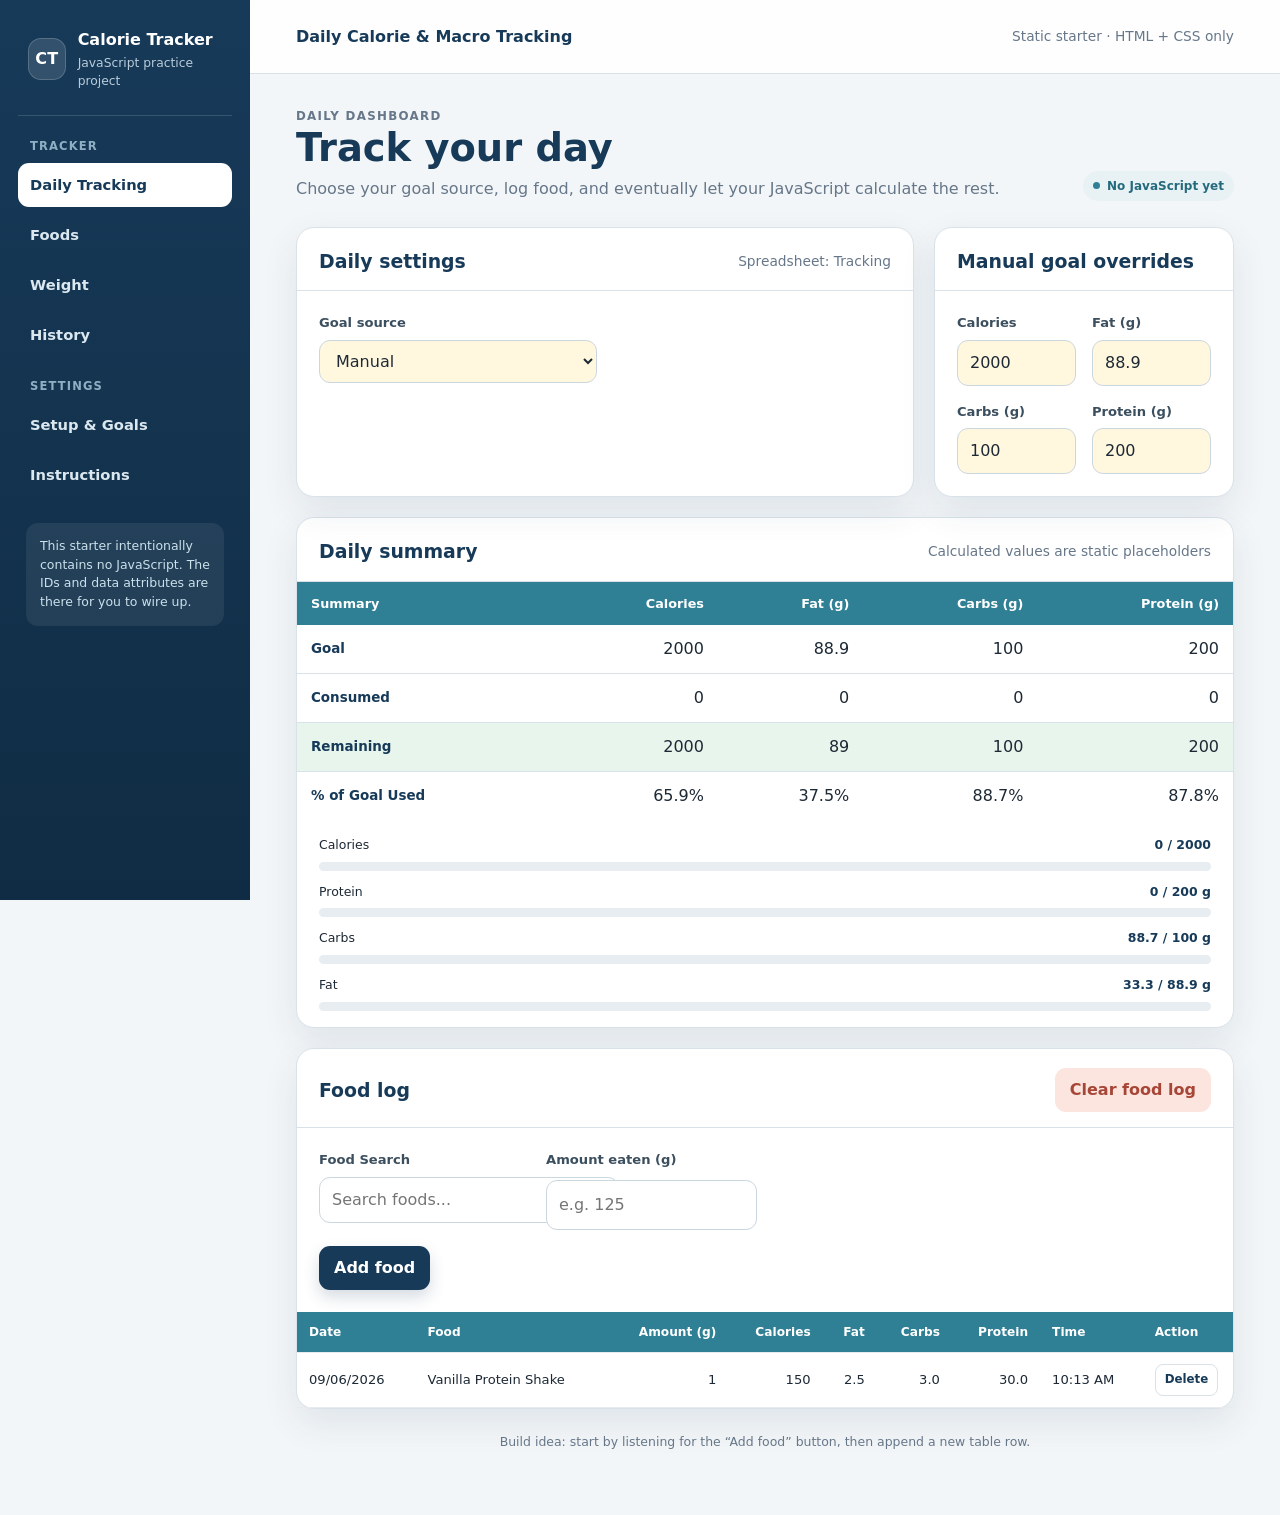
<file: index.html>
<!doctype html>
<html lang="en">
  <head>
    <meta charset="utf-8" />
    <meta name="viewport" content="width=device-width, initial-scale=1" />
    <title>Daily Tracker | Calorie Tracker</title>
    <link rel="stylesheet" href="/css/styles.css" />
  </head>
  <body data-page="tracking">
    <div class="app-shell">
      <aside class="sidebar">
        <div class="brand">
          <div class="brand-mark">CT</div>
          <div>
            <strong>Calorie Tracker</strong
            ><span>JavaScript practice project</span>
          </div>
        </div>
        <div class="nav-label">Tracker</div>
        <nav class="nav-list" aria-label="Primary navigation">
          <a class="nav-link active" href="index.html">Daily Tracking</a>
          <a class="nav-link" href="/pages/foods.html">Foods</a>
          <a class="nav-link" href="/pages/weight.html">Weight</a>
          <a class="nav-link" href="/pages/history.html">History</a>
        </nav>
        <div class="nav-label">Settings</div>
        <nav class="nav-list">
          <a class="nav-link" href="/pages/setup.html">Setup & Goals</a>
          <a class="nav-link" href="/pages/instructions.html">Instructions</a>
        </nav>
        <div class="sidebar-note">
          This starter intentionally contains no JavaScript. The IDs and data
          attributes are there for you to wire up.
        </div>
      </aside>

      <main class="main">
        <header class="topbar">
          <div class="topbar-title">Daily Calorie & Macro Tracking</div>
          <div class="topbar-meta">Static starter · HTML + CSS only</div>
        </header>
        <div class="page">
          <div class="page-heading">
            <div>
              <p class="eyebrow">Daily dashboard</p>
              <h1>Track your day</h1>
              <p>
                Choose your goal source, log food, and eventually let your
                JavaScript calculate the rest.
              </p>
            </div>
            <span class="status-pill"
              ><span class="status-dot"></span>No JavaScript yet</span
            >
          </div>

          <section class="grid grid-sidebar">
            <div class="card">
              <div class="card-header">
                <h2>Daily settings</h2>
                <span class="section-note">Spreadsheet: Tracking</span>
              </div>
              <div class="card-body">
                <div class="form-grid">
                  <!-- <div class="field">
                    <label for="selected-date">Selected date</label
                    ><input
                      id="selected-date"
                      class="input-warm"
                      type="date"
                      value="2026-09-06"
                    />
                  </div> -->
                  <div class="field">
                    <label for="goal-source">Goal source</label
                    ><select id="goal-source" class="input-warm">
                      <option>Manual</option>
                      <option>Calculator</option>
                    </select>
                  </div>
                </div>
              </div>
            </div>

            <div class="card" id="manual-goal-overrides">
              <div class="card-header"><h2>Manual goal overrides</h2></div>
              <div class="card-body">
                <div class="form-grid">
                  <div class="field">
                    <label for="manual-calories">Calories</label
                    ><input
                      id="manual-calories"
                      class="input-warm"
                      type="number"
                      value="2000"
                    />
                  </div>
                  <div class="field">
                    <label for="manual-fat">Fat (g)</label
                    ><input
                      id="manual-fat"
                      class="input-warm"
                      type="number"
                      step="0.1"
                      value="88.9"
                    />
                  </div>
                  <div class="field">
                    <label for="manual-carbs">Carbs (g)</label
                    ><input
                      id="manual-carbs"
                      class="input-warm"
                      type="number"
                      step="0.1"
                      value="100"
                    />
                  </div>
                  <div class="field">
                    <label for="manual-protein">Protein (g)</label
                    ><input
                      id="manual-protein"
                      class="input-warm"
                      type="number"
                      step="0.1"
                      value="200"
                    />
                  </div>
                </div>
              </div>
            </div>
          </section>

          <section class="card" style="margin-top: 20px">
            <div class="card-header">
              <h2>Daily summary</h2>
              <span class="section-note"
                >Calculated values are static placeholders</span
              >
            </div>
            <div class="table-wrap">
              <table class="summary-table" id="daily-summary-table">
                <thead>
                  <tr>
                    <th>Summary</th>
                    <th>Calories</th>
                    <th>Fat (g)</th>
                    <th>Carbs (g)</th>
                    <th>Protein (g)</th>
                  </tr>
                </thead>
                <tbody>
                  <tr data-summary-row="goal">
                    <th>Goal</th>
                    <td id="goal-calories"></td>
                    <td id="goal-fat">88.9</td>
                    <td id="goal-carbs">100</td>
                    <td id="goal-protein">200</td>
                  </tr>
                  <tr data-summary-row="consumed">
                    <th>Consumed</th>
                    <td id="consumed-calories">0</td>
                    <td id="consumed-fat">0</td>
                    <td id="consumed-carbs">0</td>
                    <td id="consumed-protein">0</td>
                  </tr>
                  <tr class="remaining" data-summary-row="remaining">
                    <th>Remaining</th>
                    <td id="remaining-calories">0</td>
                    <td id="remaining-fat">55.6</td>
                    <td id="remaining-carbs">11.3</td>
                    <td id="remaining-protein">24.5</td>
                  </tr>
                  <tr data-summary-row="percent">
                    <th>% of Goal Used</th>
                    <td id="percent-consumed-calories">65.9%</td>
                    <td id="percent-consumed-fat">37.5%</td>
                    <td id="percent-consumed-carbs">88.7%</td>
                    <td id="percent-consumed-protein">87.8%</td>
                  </tr>
                </tbody>
              </table>
            </div>
            <div class="card-body compact">
              <div class="progress-stack">
                <div class="progress-item">
                  <div class="progress-meta">
                    <span>Calories</span
                    ><strong id="calorie-progress-label">0 / 2000</strong>
                  </div>
                  <div class="progress-track">
                    <div
                      id="calorie-progress"
                      class="progress-fill"
                      style="--progress: 0%"
                    ></div>
                  </div>
                </div>
                <div class="progress-item">
                  <div class="progress-meta">
                    <span>Protein</span
                    ><strong id="protein-progress-label">0 / 200 g</strong>
                  </div>
                  <div class="progress-track"">
                    <div
                      id="protein-progress"
                      class="progress-fill"
                      style="--progress: 0%"
                    ></div>
                  </div>
                </div>
                <div class="progress-item">
                  <div class="progress-meta">
                    <span>Carbs</span
                    ><strong id="carb-progress-label">88.7 / 100 g</strong>
                  </div>
                  <div class="progress-track">
                    <div
                      id="carb-progress"
                      class="progress-fill"
                      style="--progress: 0%"
                    ></div>
                  </div>
                </div>
                <div class="progress-item">
                  <div class="progress-meta">
                    <span>Fat</span
                    ><strong id="fat-progress-label">33.3 / 88.9 g</strong>
                  </div>
                  <div class="progress-track">
                    <div
                      id="fat-progress"
                      class="progress-fill"
                      style="--progress: 0%"
                    ></div>
                  </div>
                </div>
              </div>
            </div>
          </section>

          <section class="card" style="margin-top: 20px">
            <div class="card-header">
              <div>
                <h2>Food log</h2>
                <!-- <div class="section-note">
                  Pick a food and enter grams eaten. Your JS can scale nutrition
                  from the Foods database.
                </div> -->
              </div>
              <button id="clear-food-log" type="button" class="btn btn-danger">
                Clear food log
              </button>
            </div>
            <div class="card-body">
              <form id="food-log-form" class="form-grid cols-4">
                <div class="field">
                  <label for="food-search">Food Search</label>
                  <input
                    type="text"
                    id="food-search"
                    placeholder="Search foods..."
                    autocomplete="off"
                  />
                  <div id="food-suggestions"></div>
                </div>
                <div class="field">
                  <label for="amount-eaten">Amount eaten (g)</label
                  ><input
                    id="amount-eaten"
                    type="number"
                    min="0"
                    step="0.1"
                    placeholder="e.g. 125"
                  />
                </div>

                <div class="form-span-full button-row">
                  <button
                    id="add-food-entry"
                    class="btn btn-primary"
                    type="button"
                  >
                    Add food
                  </button>
                </div>
              </form>
            </div>
            <div class="table-wrap">
              <table class="data-table" id="food-log-table">
                <thead>
                  <tr>
                    <th>Date</th>
                    <th>Food</th>
                    <!-- <th>Brand</th> -->
                    <th class="number">Amount (g)</th>
                    <th class="number">Calories</th>
                    <th class="number">Fat</th>
                    <th class="number">Carbs</th>
                    <th class="number">Protein</th>
                    <th>Time</th>
                    <th>Action</th>
                  </tr>
                </thead>
                <tbody id="food-log-body">
                  <tr>
                    <td>09/06/2026</td>
                    <td>Vanilla Protein Shake</td>
                    <!-- <td>Fairlife</td> -->
                    <td class="number">1</td>
                    <td class="number">150</td>
                    <td class="number">2.5</td>
                    <td class="number">3.0</td>
                    <td class="number">30.0</td>
                    <td>10:13 AM</td>
                    <td>
                      <button
                        class="icon-btn"
                        type="button"
                        data-action="delete-row"
                      >
                        Delete
                      </button>
                    </td>
                  </tr>
                </tbody>
              </table>
            </div>
          </section>
          <div class="footer-note">
            Build idea: start by listening for the “Add food” button, then
            append a new table row.
          </div>
        </div>
      </main>
    </div>
    <script src="js/app.js" defer></script>
  </body>
</html>
</file>
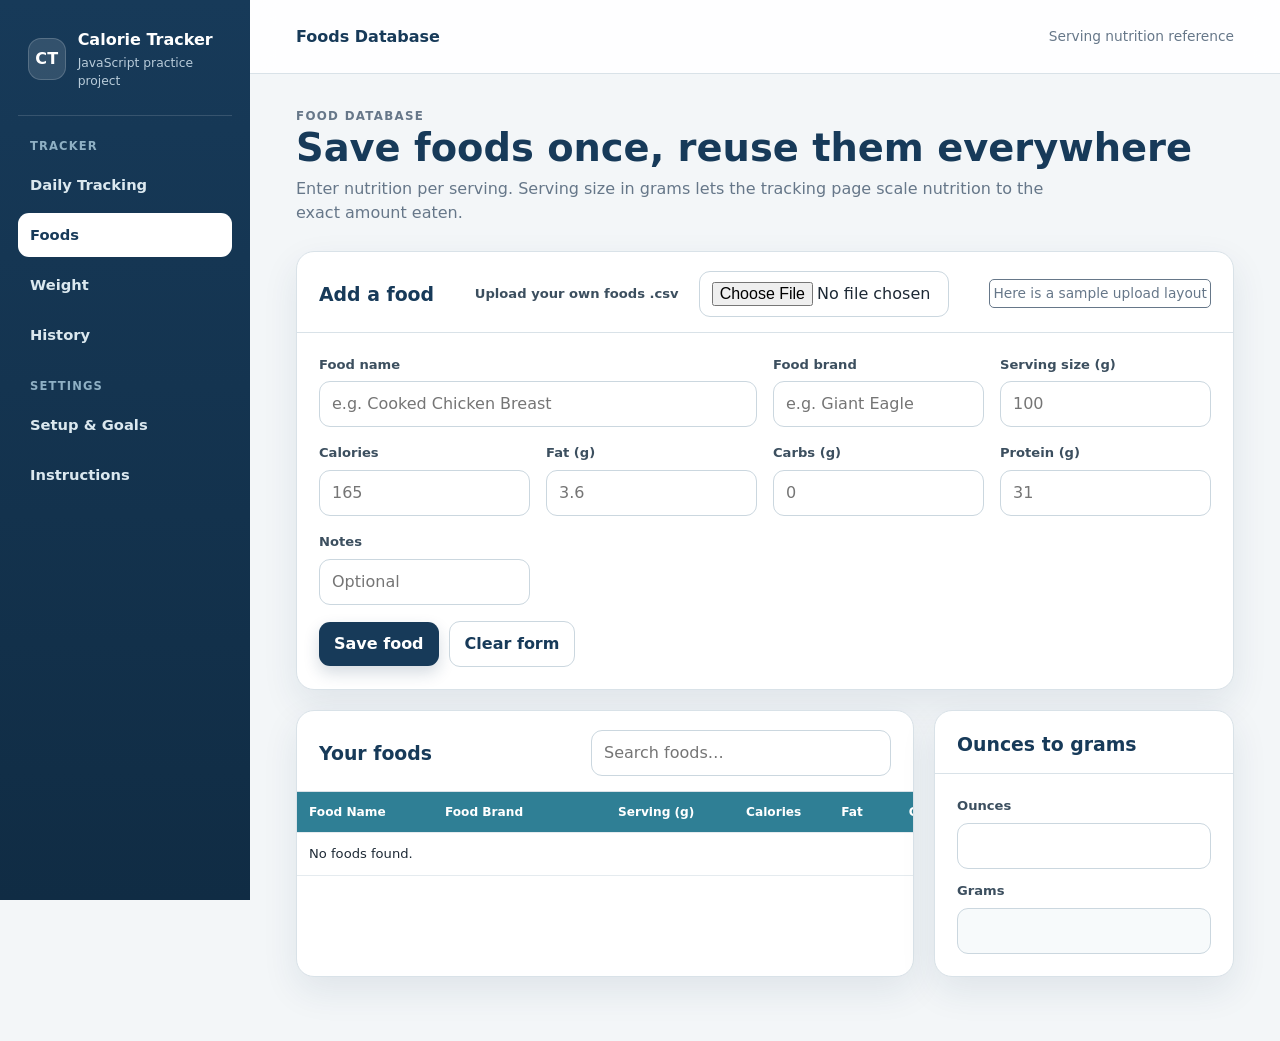
<file: pages/foods.html>
<!doctype html>
<html lang="en">
  <head>
    <meta charset="utf-8" />
    <meta name="viewport" content="width=device-width, initial-scale=1" />
    <title>Foods | Calorie Tracker</title>
    <link rel="stylesheet" href="/css/styles.css" />
  </head>
  <body data-page="foods">
    <div class="app-shell">
      <aside class="sidebar">
        <div class="brand">
          <div class="brand-mark">CT</div>
          <div>
            <strong>Calorie Tracker</strong
            ><span>JavaScript practice project</span>
          </div>
        </div>
        <div class="nav-label">Tracker</div>
        <nav class="nav-list">
          <a class="nav-link" href="/index.html">Daily Tracking</a
          ><a class="nav-link active" href="/pages/foods.html">Foods</a
          ><a class="nav-link" href="/pages/weight.html">Weight</a
          ><a class="nav-link" href="/pages/history.html">History</a>
        </nav>
        <div class="nav-label">Settings</div>
        <nav class="nav-list">
          <a class="nav-link" href="/pages/setup.html">Setup & Goals</a
          ><a class="nav-link" href="/pages/instructions.html">Instructions</a>
        </nav>
      </aside>
      <main class="main">
        <header class="topbar">
          <div class="topbar-title">Foods Database</div>
          <div class="topbar-meta">Serving nutrition reference</div>
        </header>
        <div class="page">
          <div class="page-heading">
            <div>
              <p class="eyebrow">Food database</p>
              <h1>Save foods once, reuse them everywhere</h1>
              <p>
                Enter nutrition per serving. Serving size in grams lets the
                tracking page scale nutrition to the exact amount eaten.
              </p>
            </div>
          </div>

          <section class="card">
            <div class="card-header">
              <h2>Add a food</h2>
              <div class="upload-group">
                <label for="upload-foods-input"
                  >Upload your own foods .csv</label
                >

                <input
                  type="file"
                  id="upload-foods-input"
                  name="upload-foods-input"
                  accept=".csv"
                />
              </div>
              <span class="upload-section-note"
                ><a href="#csv-layout-modal"
                  >Here is a sample upload layout</a
                ></span
              >
            </div>
            <div class="card-body">
              <form id="food-database-form" class="form-grid cols-4">
                <div class="field form-span-2">
                  <label for="food-name">Food name</label
                  ><input
                    id="food-name"
                    type="text"
                    placeholder="e.g. Cooked Chicken Breast"
                    required
                  />
                </div>
                <div class="field">
                  <label for="food-brand">Food brand</label
                  ><input
                    id="food-brand"
                    type="text"
                    placeholder="e.g. Giant Eagle"
                  />
                </div>
                <div class="field">
                  <label for="serving-size">Serving size (g)</label
                  ><input
                    id="serving-size"
                    type="number"
                    min="0"
                    step="0.1"
                    placeholder="100"
                    required
                  />
                </div>
                <div class="field">
                  <label for="food-calories">Calories</label
                  ><input
                    id="food-calories"
                    type="number"
                    min="0"
                    step="0.1"
                    placeholder="165"
                    required
                  />
                </div>
                <div class="field">
                  <label for="food-fat">Fat (g)</label
                  ><input
                    id="food-fat"
                    type="number"
                    min="0"
                    step="0.1"
                    placeholder="3.6"
                    required
                  />
                </div>
                <div class="field">
                  <label for="food-carbs">Carbs (g)</label
                  ><input
                    id="food-carbs"
                    type="number"
                    min="0"
                    step="0.1"
                    placeholder="0"
                    required
                  />
                </div>
                <div class="field">
                  <label for="food-protein">Protein (g)</label
                  ><input
                    id="food-protein"
                    type="number"
                    min="0"
                    step="0.1"
                    placeholder="31"
                    required
                  />
                </div>
                <div class="field">
                  <label for="food-notes">Notes</label
                  ><input id="food-notes" type="text" placeholder="Optional" />
                </div>
                <div class="form-span-full button-row">
                  <button id="save-food" type="button" class="btn btn-primary">
                    Save food</button
                  ><button
                    id="clear-food-form"
                    type="button"
                    class="btn btn-outline"
                  >
                    Clear form
                  </button>
                </div>
              </form>
            </div>
          </section>

          <section class="grid grid-sidebar" style="margin-top: 20px">
            <div class="card">
              <div class="card-header">
                <h2>Your foods</h2>

                <div class="foods-toolbar">
                  <div class="search-group">
                    <input
                      id="food-search"
                      type="search"
                      placeholder="Search foods…"
                      aria-label="Search foods"
                    />
                  </div>
                </div>
              </div>
              <div class="table-wrap">
                <table class="data-table" id="foods-table">
                  <thead>
                    <tr id="headers-row">
                      <th id="name">Food Name</th>
                      <th id="brand">Food Brand</th>
                      <th class="number" id="servingSize">Serving (g)</th>
                      <th class="number" id="calories">Calories</th>
                      <th class="number" id="fat">Fat</th>
                      <th class="number" id="carbs">Carbs</th>
                      <th class="number" id="protein">Protein</th>
                      <th>Notes</th>
                      <th>Actions</th>
                    </tr>
                  </thead>
                  <tbody id="foods-table-body"></tbody>
                </table>
              </div>
            </div>

            <div class="grid" style="align-content: start">
              <div class="card" style="width: 300px">
                <div class="card-header"><h2>Ounces to grams</h2></div>
                <div class="card-body">
                  <div class="field">
                    <label for="ounces">Ounces</label
                    ><input id="ounces" type="number" step="0.1" value="" />
                  </div>
                  <div class="field" style="margin-top: 12px">
                    <label for="grams-result">Grams</label
                    ><input
                      id="grams-result"
                      class="input-cool"
                      type="number"
                      value=""
                      readonly
                    />
                  </div>
                </div>
              </div>
              <!-- <div class="callout">
                <strong>JavaScript challenge:</strong> 1 ounce = 28.3495 grams.
                Update the grams field as the user types.
              </div> -->
            </div>
          </section>
        </div>
      </main>
    </div>
    <div id="csv-layout-modal" class="modal">
      <div class="modal-content">
        <a href="#" class="modal-close">&times;</a>

        <h3>CSV Upload Layout</h3>

        <p>Use these columns in this order:</p>

        <img
          class="csv-layout-image"
          src="../assets/csv-layout-example.png"
          alt="Example CSV upload layout"
        />
        <div class="csv-example">
          Food Name, Food Brand, Serving Size (g), Calories, Fat (g), Carbs (g),
          Protein (g), Notes
        </div>

        <p>Brand and Notes may be blank, but keep the columns in the file.</p>
      </div>
    </div>
    <script src="/js/foods.js" defer></script>
  </body>
</html>
</file>
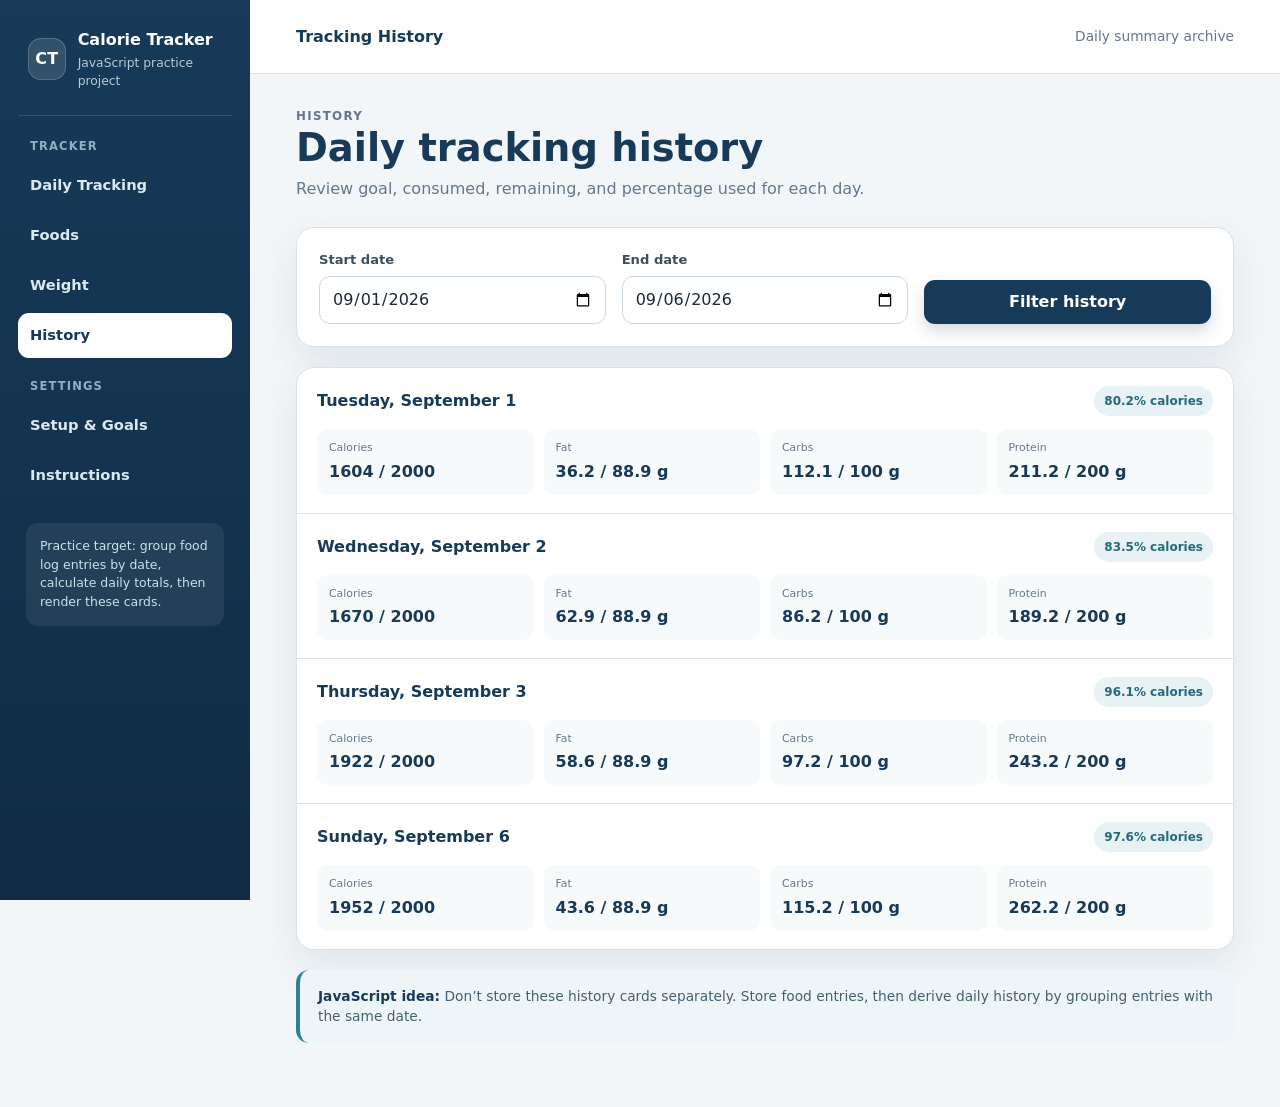
<file: pages/history.html>
<!doctype html>
<html lang="en">
  <head>
    <meta charset="utf-8" />
    <meta name="viewport" content="width=device-width, initial-scale=1" />
    <title>History | Calorie Tracker</title>
    <link rel="stylesheet" href="/css/styles.css" />
  </head>
  <body data-page="history">
    <div class="app-shell">
      <aside class="sidebar">
        <div class="brand">
          <div class="brand-mark">CT</div>
          <div>
            <strong>Calorie Tracker</strong
            ><span>JavaScript practice project</span>
          </div>
        </div>
        <div class="nav-label">Tracker</div>
        <nav class="nav-list">
          <a class="nav-link" href="/index.html">Daily Tracking</a
          ><a class="nav-link" href="/pages/foods.html">Foods</a
          ><a class="nav-link" href="/pages/weight.html">Weight</a
          ><a class="nav-link active" href="/pages/history.html">History</a>
        </nav>
        <div class="nav-label">Settings</div>
        <nav class="nav-list">
          <a class="nav-link" href="/pages/setup.html">Setup & Goals</a
          ><a class="nav-link" href="/pages/instructions.html">Instructions</a>
        </nav>
        <div class="sidebar-note">
          Practice target: group food log entries by date, calculate daily
          totals, then render these cards.
        </div>
      </aside>
      <main class="main">
        <header class="topbar">
          <div class="topbar-title">Tracking History</div>
          <div class="topbar-meta">Daily summary archive</div>
        </header>
        <div class="page">
          <div class="page-heading">
            <div>
              <p class="eyebrow">History</p>
              <h1>Daily tracking history</h1>
              <p>
                Review goal, consumed, remaining, and percentage used for each
                day.
              </p>
            </div>
          </div>

          <section class="card">
            <div class="card-body">
              <div class="form-grid cols-3">
                <div class="field">
                  <label for="history-start">Start date</label
                  ><input id="history-start" type="date" value="2026-09-01" />
                </div>
                <div class="field">
                  <label for="history-end">End date</label
                  ><input id="history-end" type="date" value="2026-09-06" />
                </div>
                <div class="field" style="align-self: end">
                  <button
                    id="filter-history"
                    type="button"
                    class="btn btn-primary"
                  >
                    Filter history
                  </button>
                </div>
              </div>
            </div>
          </section>

          <section class="card" style="margin-top: 20px" id="history-list">
            <div class="history-day" data-history-date="2026-09-01">
              <div class="history-day-head">
                <div class="history-date">Tuesday, September 1</div>
                <span class="status-pill">80.2% calories</span>
              </div>
              <div class="history-grid">
                <div class="history-stat">
                  <span>Calories</span><strong>1604 / 2000</strong>
                </div>
                <div class="history-stat">
                  <span>Fat</span><strong>36.2 / 88.9 g</strong>
                </div>
                <div class="history-stat">
                  <span>Carbs</span><strong>112.1 / 100 g</strong>
                </div>
                <div class="history-stat">
                  <span>Protein</span><strong>211.2 / 200 g</strong>
                </div>
              </div>
            </div>
            <div class="history-day" data-history-date="2026-09-02">
              <div class="history-day-head">
                <div class="history-date">Wednesday, September 2</div>
                <span class="status-pill">83.5% calories</span>
              </div>
              <div class="history-grid">
                <div class="history-stat">
                  <span>Calories</span><strong>1670 / 2000</strong>
                </div>
                <div class="history-stat">
                  <span>Fat</span><strong>62.9 / 88.9 g</strong>
                </div>
                <div class="history-stat">
                  <span>Carbs</span><strong>86.2 / 100 g</strong>
                </div>
                <div class="history-stat">
                  <span>Protein</span><strong>189.2 / 200 g</strong>
                </div>
              </div>
            </div>
            <div class="history-day" data-history-date="2026-09-03">
              <div class="history-day-head">
                <div class="history-date">Thursday, September 3</div>
                <span class="status-pill">96.1% calories</span>
              </div>
              <div class="history-grid">
                <div class="history-stat">
                  <span>Calories</span><strong>1922 / 2000</strong>
                </div>
                <div class="history-stat">
                  <span>Fat</span><strong>58.6 / 88.9 g</strong>
                </div>
                <div class="history-stat">
                  <span>Carbs</span><strong>97.2 / 100 g</strong>
                </div>
                <div class="history-stat">
                  <span>Protein</span><strong>243.2 / 200 g</strong>
                </div>
              </div>
            </div>
            <div class="history-day" data-history-date="2026-09-06">
              <div class="history-day-head">
                <div class="history-date">Sunday, September 6</div>
                <span class="status-pill">97.6% calories</span>
              </div>
              <div class="history-grid">
                <div class="history-stat">
                  <span>Calories</span><strong>1952 / 2000</strong>
                </div>
                <div class="history-stat">
                  <span>Fat</span><strong>43.6 / 88.9 g</strong>
                </div>
                <div class="history-stat">
                  <span>Carbs</span><strong>115.2 / 100 g</strong>
                </div>
                <div class="history-stat">
                  <span>Protein</span><strong>262.2 / 200 g</strong>
                </div>
              </div>
            </div>
          </section>

          <div class="callout" style="margin-top: 20px">
            <strong>JavaScript idea:</strong> Don’t store these history cards
            separately. Store food entries, then derive daily history by
            grouping entries with the same date.
          </div>
        </div>
      </main>
    </div>
  </body>
</html>
</file>
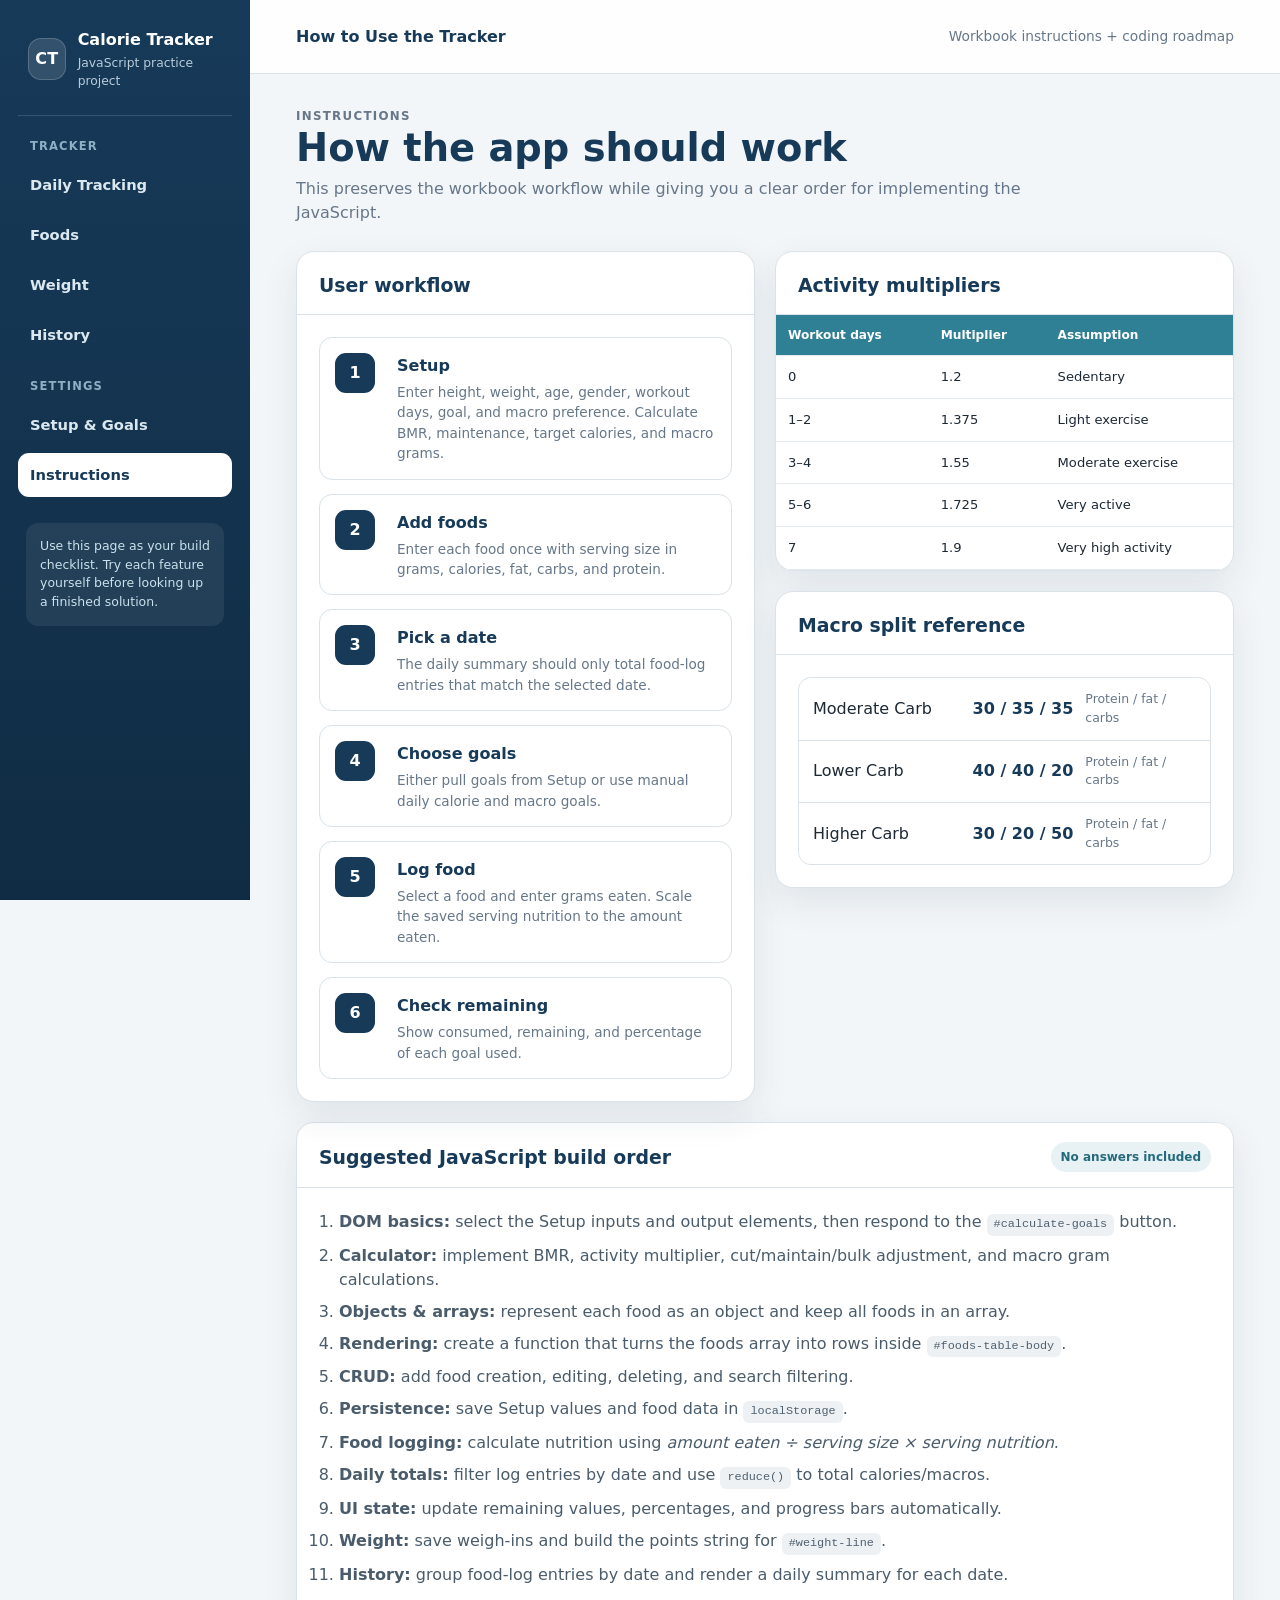
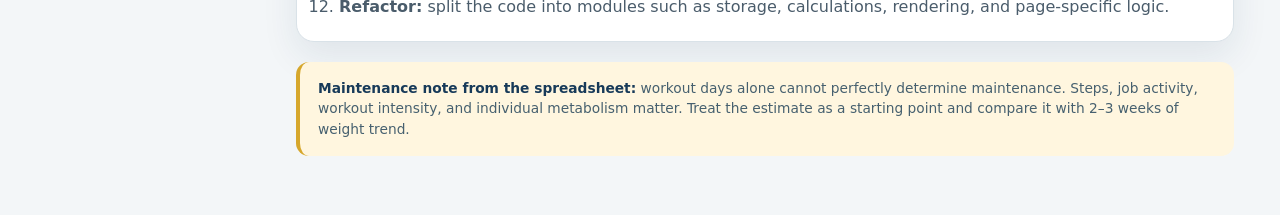
<file: pages/instructions.html>
<!doctype html>
<html lang="en">
  <head>
    <meta charset="utf-8" />
    <meta name="viewport" content="width=device-width, initial-scale=1" />
    <title>Instructions | Calorie Tracker</title>
    <link rel="stylesheet" href="/css/styles.css" />
  </head>
  <body data-page="instructions">
    <div class="app-shell">
      <aside class="sidebar">
        <div class="brand">
          <div class="brand-mark">CT</div>
          <div>
            <strong>Calorie Tracker</strong
            ><span>JavaScript practice project</span>
          </div>
        </div>
        <div class="nav-label">Tracker</div>
        <nav class="nav-list">
          <a class="nav-link" href="/index.html">Daily Tracking</a
          ><a class="nav-link" href="/pages/foods.html">Foods</a
          ><a class="nav-link" href="/pages/weight.html">Weight</a
          ><a class="nav-link" href="/pages/history.html">History</a>
        </nav>
        <div class="nav-label">Settings</div>
        <nav class="nav-list">
          <a class="nav-link" href="/pages/setup.html">Setup & Goals</a
          ><a class="nav-link active" href="/pages/instructions.html"
            >Instructions</a
          >
        </nav>
        <div class="sidebar-note">
          Use this page as your build checklist. Try each feature yourself
          before looking up a finished solution.
        </div>
      </aside>
      <main class="main">
        <header class="topbar">
          <div class="topbar-title">How to Use the Tracker</div>
          <div class="topbar-meta">Workbook instructions + coding roadmap</div>
        </header>
        <div class="page">
          <div class="page-heading">
            <div>
              <p class="eyebrow">Instructions</p>
              <h1>How the app should work</h1>
              <p>
                This preserves the workbook workflow while giving you a clear
                order for implementing the JavaScript.
              </p>
            </div>
          </div>

          <section class="grid grid-2">
            <div class="card">
              <div class="card-header"><h2>User workflow</h2></div>
              <div class="card-body">
                <div class="instructions-grid">
                  <div class="instruction-step">
                    <div class="step-number">1</div>
                    <div>
                      <h3>Setup</h3>
                      <p>
                        Enter height, weight, age, gender, workout days, goal,
                        and macro preference. Calculate BMR, maintenance, target
                        calories, and macro grams.
                      </p>
                    </div>
                  </div>
                  <div class="instruction-step">
                    <div class="step-number">2</div>
                    <div>
                      <h3>Add foods</h3>
                      <p>
                        Enter each food once with serving size in grams,
                        calories, fat, carbs, and protein.
                      </p>
                    </div>
                  </div>
                  <div class="instruction-step">
                    <div class="step-number">3</div>
                    <div>
                      <h3>Pick a date</h3>
                      <p>
                        The daily summary should only total food-log entries
                        that match the selected date.
                      </p>
                    </div>
                  </div>
                  <div class="instruction-step">
                    <div class="step-number">4</div>
                    <div>
                      <h3>Choose goals</h3>
                      <p>
                        Either pull goals from Setup or use manual daily calorie
                        and macro goals.
                      </p>
                    </div>
                  </div>
                  <div class="instruction-step">
                    <div class="step-number">5</div>
                    <div>
                      <h3>Log food</h3>
                      <p>
                        Select a food and enter grams eaten. Scale the saved
                        serving nutrition to the amount eaten.
                      </p>
                    </div>
                  </div>
                  <div class="instruction-step">
                    <div class="step-number">6</div>
                    <div>
                      <h3>Check remaining</h3>
                      <p>
                        Show consumed, remaining, and percentage of each goal
                        used.
                      </p>
                    </div>
                  </div>
                </div>
              </div>
            </div>

            <div class="grid" style="align-content: start">
              <div class="card">
                <div class="card-header"><h2>Activity multipliers</h2></div>
                <div class="table-wrap">
                  <table class="data-table" style="min-width: 0">
                    <thead>
                      <tr>
                        <th>Workout days</th>
                        <th>Multiplier</th>
                        <th>Assumption</th>
                      </tr>
                    </thead>
                    <tbody>
                      <tr>
                        <td>0</td>
                        <td>1.2</td>
                        <td>Sedentary</td>
                      </tr>
                      <tr>
                        <td>1–2</td>
                        <td>1.375</td>
                        <td>Light exercise</td>
                      </tr>
                      <tr>
                        <td>3–4</td>
                        <td>1.55</td>
                        <td>Moderate exercise</td>
                      </tr>
                      <tr>
                        <td>5–6</td>
                        <td>1.725</td>
                        <td>Very active</td>
                      </tr>
                      <tr>
                        <td>7</td>
                        <td>1.9</td>
                        <td>Very high activity</td>
                      </tr>
                    </tbody>
                  </table>
                </div>
              </div>
              <div class="card">
                <div class="card-header"><h2>Macro split reference</h2></div>
                <div class="card-body">
                  <div class="results-list">
                    <div class="result-row">
                      <span>Moderate Carb</span><strong>30 / 35 / 35</strong
                      ><span>Protein / fat / carbs</span>
                    </div>
                    <div class="result-row">
                      <span>Lower Carb</span><strong>40 / 40 / 20</strong
                      ><span>Protein / fat / carbs</span>
                    </div>
                    <div class="result-row">
                      <span>Higher Carb</span><strong>30 / 20 / 50</strong
                      ><span>Protein / fat / carbs</span>
                    </div>
                  </div>
                </div>
              </div>
            </div>
          </section>

          <section class="card" style="margin-top: 20px">
            <div class="card-header">
              <h2>Suggested JavaScript build order</h2>
              <span class="status-pill">No answers included</span>
            </div>
            <div class="card-body">
              <ol class="todo-list">
                <li>
                  <strong>DOM basics:</strong> select the Setup inputs and
                  output elements, then respond to the
                  <span class="code-hook">#calculate-goals</span> button.
                </li>
                <li>
                  <strong>Calculator:</strong> implement BMR, activity
                  multiplier, cut/maintain/bulk adjustment, and macro gram
                  calculations.
                </li>
                <li>
                  <strong>Objects & arrays:</strong> represent each food as an
                  object and keep all foods in an array.
                </li>
                <li>
                  <strong>Rendering:</strong> create a function that turns the
                  foods array into rows inside
                  <span class="code-hook">#foods-table-body</span>.
                </li>
                <li>
                  <strong>CRUD:</strong> add food creation, editing, deleting,
                  and search filtering.
                </li>
                <li>
                  <strong>Persistence:</strong> save Setup values and food data
                  in <span class="code-hook">localStorage</span>.
                </li>
                <li>
                  <strong>Food logging:</strong> calculate nutrition using
                  <em>amount eaten ÷ serving size × serving nutrition</em>.
                </li>
                <li>
                  <strong>Daily totals:</strong> filter log entries by date and
                  use <span class="code-hook">reduce()</span> to total
                  calories/macros.
                </li>
                <li>
                  <strong>UI state:</strong> update remaining values,
                  percentages, and progress bars automatically.
                </li>
                <li>
                  <strong>Weight:</strong> save weigh-ins and build the points
                  string for <span class="code-hook">#weight-line</span>.
                </li>
                <li>
                  <strong>History:</strong> group food-log entries by date and
                  render a daily summary for each date.
                </li>
                <li>
                  <strong>Refactor:</strong> split the code into modules such as
                  storage, calculations, rendering, and page-specific logic.
                </li>
              </ol>
            </div>
          </section>

          <div class="callout warning" style="margin-top: 20px">
            <strong>Maintenance note from the spreadsheet:</strong> workout days
            alone cannot perfectly determine maintenance. Steps, job activity,
            workout intensity, and individual metabolism matter. Treat the
            estimate as a starting point and compare it with 2–3 weeks of weight
            trend.
          </div>
        </div>
      </main>
    </div>
  </body>
</html>
</file>
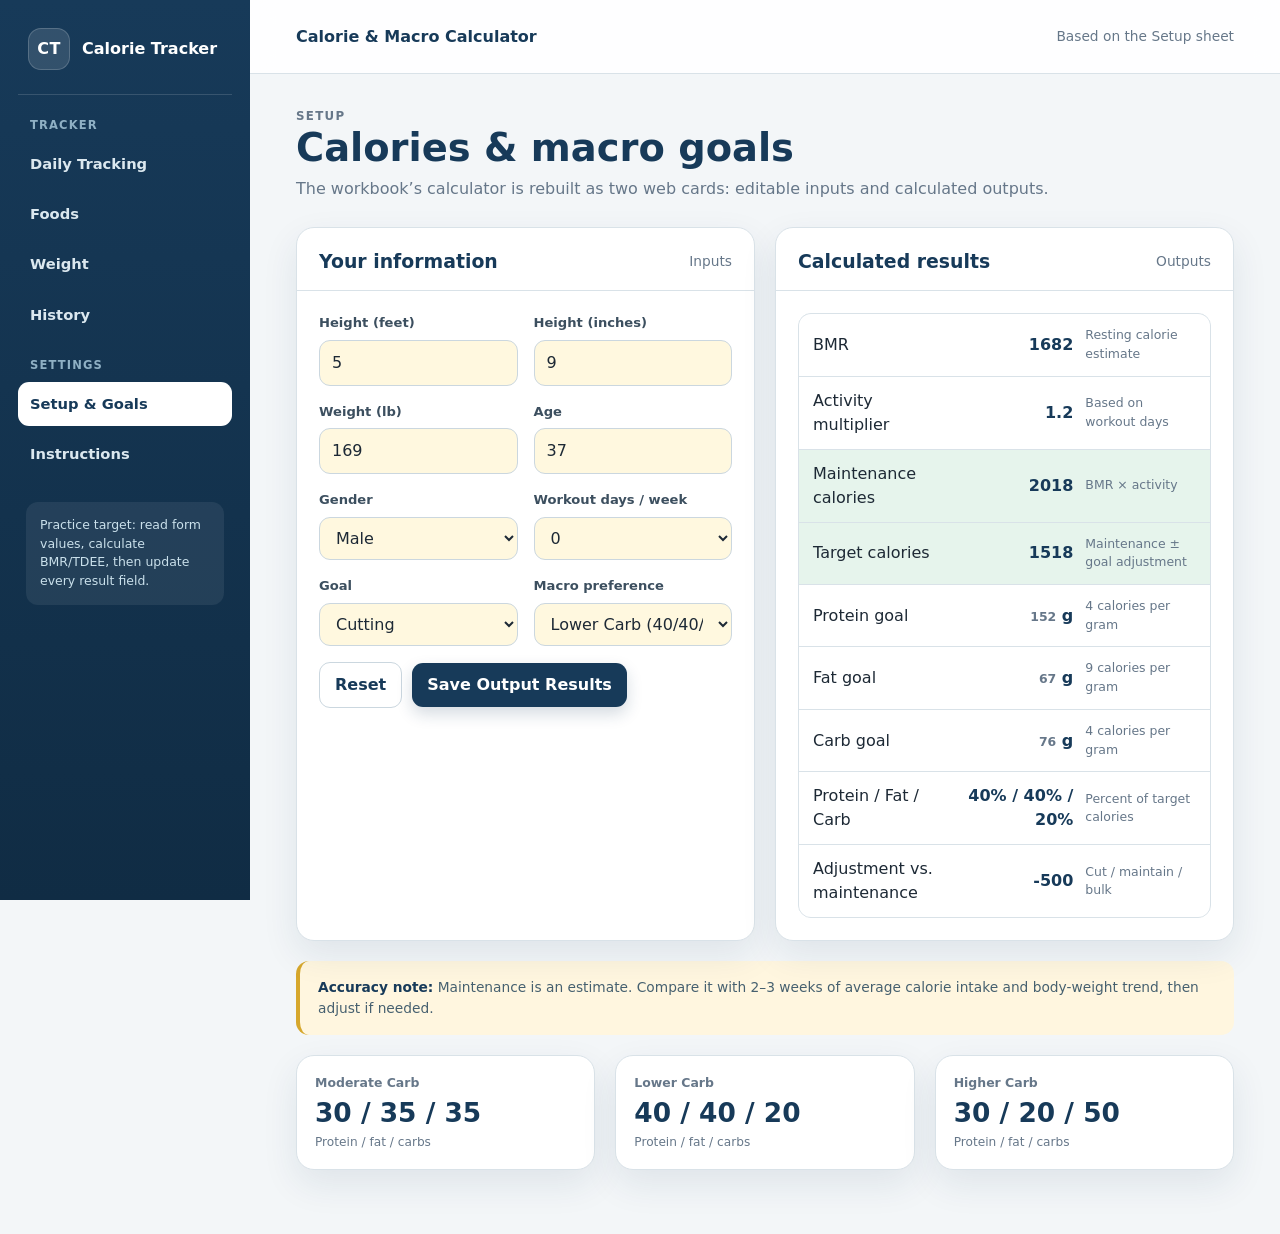
<file: pages/setup.html>
<!doctype html>
<html lang="en">
  <head>
    <meta charset="utf-8" />
    <meta name="viewport" content="width=device-width, initial-scale=1" />
    <title>Setup & Goals | Calorie Tracker</title>
    <link rel="stylesheet" href="/css/styles.css" />
  </head>
  <body data-page="setup">
    <div class="app-shell">
      <aside class="sidebar">
        <div class="brand">
          <div class="brand-mark">CT</div>
          <div>
            <strong>Calorie Tracker</strong>
          </div>
        </div>
        <div class="nav-label">Tracker</div>
        <nav class="nav-list">
          <a class="nav-link" href="/index.html">Daily Tracking</a
          ><a class="nav-link" href="/pages/foods.html">Foods</a
          ><a class="nav-link" href="/pages/weight.html">Weight</a
          ><a class="nav-link" href="/pages/history.html">History</a>
        </nav>
        <div class="nav-label">Settings</div>
        <nav class="nav-list">
          <a class="nav-link active" href="/pages/setup.html">Setup & Goals</a
          ><a class="nav-link" href="/pages/instructions.html">Instructions</a>
        </nav>
        <div class="sidebar-note">
          Practice target: read form values, calculate BMR/TDEE, then update
          every result field.
        </div>
      </aside>
      <main class="main">
        <header class="topbar">
          <div class="topbar-title">Calorie & Macro Calculator</div>
          <div class="topbar-meta">Based on the Setup sheet</div>
        </header>
        <div class="page">
          <div class="page-heading">
            <div>
              <p class="eyebrow">Setup</p>
              <h1>Calories & macro goals</h1>
              <p>
                The workbook’s calculator is rebuilt as two web cards: editable
                inputs and calculated outputs.
              </p>
            </div>
          </div>

          <section class="grid grid-2">
            <div class="card">
              <div class="card-header">
                <h2>Your information</h2>
                <span class="section-note">Inputs</span>
              </div>
              <div class="card-body">
                <form id="setup-form" class="form-grid">
                  <div id="validation-message" class="error-message" hidden>
                    Please enter a valid age, weight, and height.
                  </div>
                  <div class="field">
                    <label for="height-feet">Height (feet)</label
                    ><input
                      id="height-feet"
                      class="input-warm"
                      type="number"
                      min="3"
                      max="8"
                      value="5"
                    />
                  </div>
                  <div class="field">
                    <label for="height-inches">Height (inches)</label
                    ><input
                      id="height-inches"
                      class="input-warm"
                      type="number"
                      min="0"
                      max="11"
                      value="9"
                    />
                  </div>
                  <div class="field">
                    <label for="body-weight">Weight (lb)</label
                    ><input
                      id="body-weight"
                      class="input-warm"
                      type="number"
                      step="0.1"
                      value="169"
                    />
                  </div>
                  <div class="field">
                    <label for="age">Age</label
                    ><input
                      id="age"
                      class="input-warm"
                      type="number"
                      value="37"
                    />
                  </div>
                  <div class="field">
                    <label for="gender">Gender</label
                    ><select id="gender" class="input-warm">
                      <option selected>Male</option>
                      <option>Female</option>
                    </select>
                  </div>
                  <div class="field">
                    <label for="workout-days">Workout days / week</label
                    ><select id="workout-days" class="input-warm">
                      <option selected>0</option>
                      <option>1</option>
                      <option>2</option>
                      <option>3</option>
                      <option>4</option>
                      <option>5</option>
                      <option>6</option>
                      <option>7</option>
                    </select>
                  </div>
                  <div class="field">
                    <label for="goal">Goal</label
                    ><select id="goal" class="input-warm">
                      <option selected>Cutting</option>
                      <option>Maintaining</option>
                      <option>Bulking</option>
                    </select>
                  </div>
                  <div class="field">
                    <label for="macro-preference">Macro preference</label
                    ><select id="macro-preference" class="input-warm">
                      <option>Moderate Carb (30/35/35)</option>
                      <option selected>Lower Carb (40/40/20)</option>
                      <option>Higher Carb (30/20/50)</option>
                    </select>
                  </div>
                  <div class="form-span-full button-row">
                    <button
                      id="reset-setup"
                      class="btn btn-outline"
                      type="button"
                    >
                      Reset
                    </button>
                    <button
                      id="save-output-btn"
                      class="btn btn-primary"
                      type="button"
                    >
                      Save Output Results
                    </button>
                  </div>
                </form>
              </div>
            </div>

            <div class="card">
              <div class="card-header">
                <h2>Calculated results</h2>
                <span class="section-note">Outputs</span>
              </div>
              <div class="card-body">
                <div class="results-list" id="calculated-results">
                  <div class="result-row">
                    <span>BMR</span><strong id="bmr-value">1682</strong
                    ><span>Resting calorie estimate</span>
                  </div>
                  <div class="result-row">
                    <span>Activity multiplier</span
                    ><strong id="activity-multiplier-value">0</strong
                    ><span>Based on workout days</span>
                  </div>
                  <div class="result-row highlight">
                    <span>Maintenance calories</span
                    ><strong id="maintenance-calories-value">2607</strong
                    ><span>BMR × activity</span>
                  </div>
                  <div class="result-row highlight">
                    <span>Target calories</span
                    ><strong id="target-calories-value">2107</strong
                    ><span>Maintenance ± goal adjustment</span>
                  </div>
                  <div class="result-row">
                    <span>Protein goal</span
                    ><strong><span id="protein-goal-value">211</span> g</strong
                    ><span>4 calories per gram</span>
                  </div>
                  <div class="result-row">
                    <span>Fat goal</span
                    ><strong><span id="fat-goal-value">94</span> g</strong
                    ><span>9 calories per gram</span>
                  </div>
                  <div class="result-row">
                    <span>Carb goal</span
                    ><strong><span id="carb-goal-value">105</span> g</strong
                    ><span>4 calories per gram</span>
                  </div>
                  <div class="result-row">
                    <span>Protein / Fat / Carb</span
                    ><strong id="macro-split-value">40% / 40% / 20%</strong
                    ><span>Percent of target calories</span>
                  </div>
                  <div class="result-row">
                    <span>Adjustment vs. maintenance</span
                    ><strong id="adjustment-value">-500 calories</strong
                    ><span>Cut / maintain / bulk</span>
                  </div>
                </div>
              </div>
            </div>
          </section>

          <div class="callout warning" style="margin-top: 20px">
            <strong>Accuracy note:</strong> Maintenance is an estimate. Compare
            it with 2–3 weeks of average calorie intake and body-weight trend,
            then adjust if needed.
          </div>

          <section class="grid grid-3" style="margin-top: 20px">
            <div class="card metric-card">
              <div class="metric-label">Moderate Carb</div>
              <div class="metric-value">30 / 35 / 35</div>
              <div class="metric-sub">Protein / fat / carbs</div>
            </div>
            <div class="card metric-card">
              <div class="metric-label">Lower Carb</div>
              <div class="metric-value">40 / 40 / 20</div>
              <div class="metric-sub">Protein / fat / carbs</div>
            </div>
            <div class="card metric-card">
              <div class="metric-label">Higher Carb</div>
              <div class="metric-value">30 / 20 / 50</div>
              <div class="metric-sub">Protein / fat / carbs</div>
            </div>
          </section>
        </div>
      </main>
    </div>
    <script src="/js/setup.js" defer></script>
  </body>
</html>
</file>
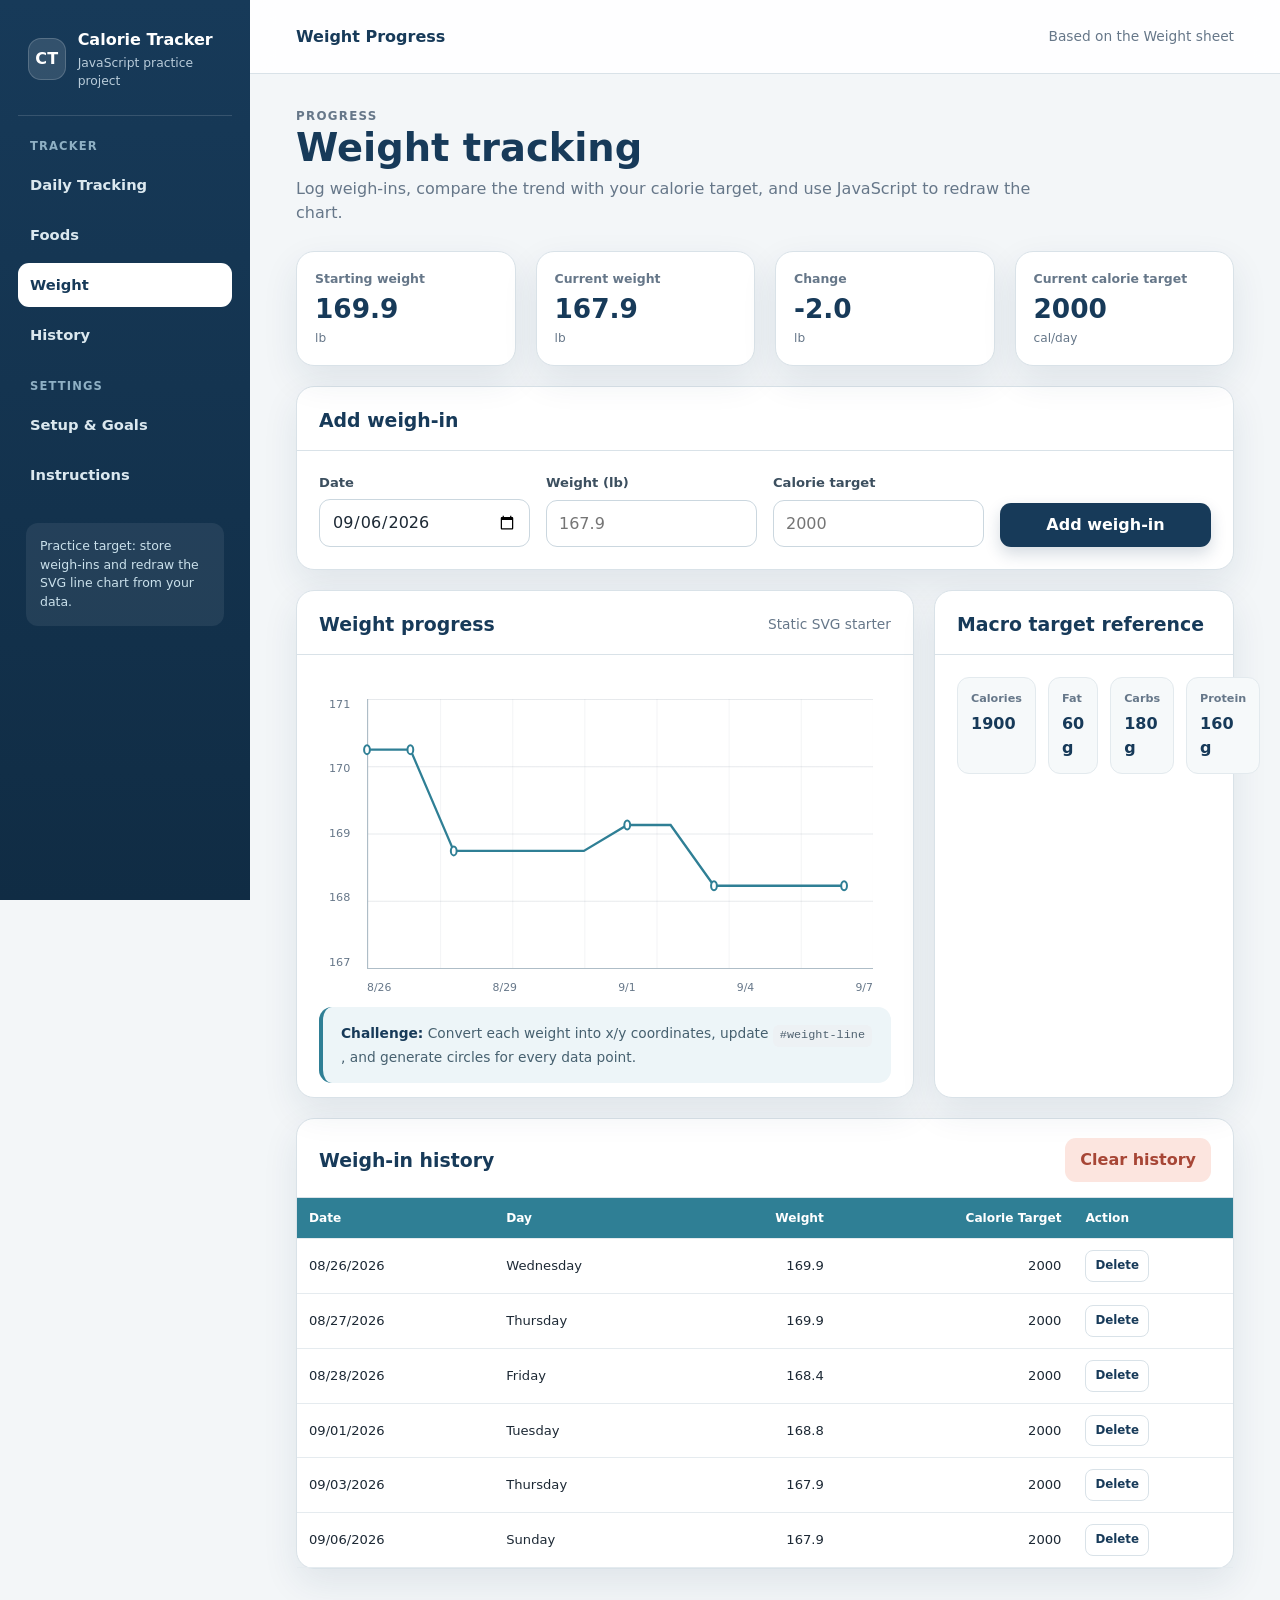
<file: pages/weight.html>
<!doctype html>
<html lang="en">
  <head>
    <meta charset="utf-8" />
    <meta name="viewport" content="width=device-width, initial-scale=1" />
    <title>Weight | Calorie Tracker</title>
    <link rel="stylesheet" href="/css/styles.css" />
  </head>
  <body data-page="weight">
    <div class="app-shell">
      <aside class="sidebar">
        <div class="brand">
          <div class="brand-mark">CT</div>
          <div>
            <strong>Calorie Tracker</strong
            ><span>JavaScript practice project</span>
          </div>
        </div>
        <div class="nav-label">Tracker</div>
        <nav class="nav-list">
          <a class="nav-link" href="/index.html">Daily Tracking</a
          ><a class="nav-link" href="/pages/foods.html">Foods</a
          ><a class="nav-link active" href="/pages/weight.html">Weight</a
          ><a class="nav-link" href="/pages/history.html">History</a>
        </nav>
        <div class="nav-label">Settings</div>
        <nav class="nav-list">
          <a class="nav-link" href="/pages/setup.html">Setup & Goals</a
          ><a class="nav-link" href="/pages/instructions.html">Instructions</a>
        </nav>
        <div class="sidebar-note">
          Practice target: store weigh-ins and redraw the SVG line chart from
          your data.
        </div>
      </aside>
      <main class="main">
        <header class="topbar">
          <div class="topbar-title">Weight Progress</div>
          <div class="topbar-meta">Based on the Weight sheet</div>
        </header>
        <div class="page">
          <div class="page-heading">
            <div>
              <p class="eyebrow">Progress</p>
              <h1>Weight tracking</h1>
              <p>
                Log weigh-ins, compare the trend with your calorie target, and
                use JavaScript to redraw the chart.
              </p>
            </div>
          </div>

          <section class="grid grid-4">
            <div class="card metric-card">
              <div class="metric-label">Starting weight</div>
              <div class="metric-value" id="starting-weight">169.9</div>
              <div class="metric-sub">lb</div>
            </div>
            <div class="card metric-card">
              <div class="metric-label">Current weight</div>
              <div class="metric-value" id="current-weight">167.9</div>
              <div class="metric-sub">lb</div>
            </div>
            <div class="card metric-card">
              <div class="metric-label">Change</div>
              <div class="metric-value" id="weight-change">-2.0</div>
              <div class="metric-sub">lb</div>
            </div>
            <div class="card metric-card">
              <div class="metric-label">Current calorie target</div>
              <div class="metric-value" id="weight-calorie-target">2000</div>
              <div class="metric-sub">cal/day</div>
            </div>
          </section>

          <section class="card" style="margin-top: 20px">
            <div class="card-header"><h2>Add weigh-in</h2></div>
            <div class="card-body">
              <form id="weight-form" class="form-grid cols-4">
                <div class="field">
                  <label for="weight-date">Date</label
                  ><input id="weight-date" type="date" value="2026-09-06" />
                </div>
                <div class="field">
                  <label for="weight-entry">Weight (lb)</label
                  ><input
                    id="weight-entry"
                    type="number"
                    step="0.1"
                    placeholder="167.9"
                  />
                </div>
                <div class="field">
                  <label for="weight-target">Calorie target</label
                  ><input id="weight-target" type="number" placeholder="2000" />
                </div>
                <div class="field" style="align-self: end">
                  <button
                    id="add-weigh-in"
                    type="button"
                    class="btn btn-primary"
                  >
                    Add weigh-in
                  </button>
                </div>
              </form>
            </div>
          </section>

          <section class="grid grid-sidebar" style="margin-top: 20px">
            <div class="card chart-card">
              <div class="card-header">
                <h2>Weight progress</h2>
                <span class="section-note">Static SVG starter</span>
              </div>
              <div class="card-body">
                <div
                  class="chart-shell"
                  id="weight-chart"
                  aria-label="Weight progress chart"
                >
                  <div class="chart-grid"></div>
                  <div class="chart-y-labels">
                    <span>171</span><span>170</span><span>169</span
                    ><span>168</span><span>167</span>
                  </div>
                  <svg
                    id="weight-chart-svg"
                    class="chart-svg"
                    viewBox="0 0 700 240"
                    preserveAspectRatio="none"
                    role="img"
                    aria-labelledby="weight-chart-title"
                  >
                    <title id="weight-chart-title">
                      Static example weight trend
                    </title>
                    <polyline
                      id="weight-line"
                      points="0,45 60,45 120,135 180,135 240,135 300,135 360,112 420,112 480,166 540,166 600,166 660,166"
                    ></polyline>
                    <g id="weight-points">
                      <circle cx="0" cy="45" r="4"></circle>
                      <circle cx="60" cy="45" r="4"></circle>
                      <circle cx="120" cy="135" r="4"></circle>
                      <circle cx="360" cy="112" r="4"></circle>
                      <circle cx="480" cy="166" r="4"></circle>
                      <circle cx="660" cy="166" r="4"></circle>
                    </g>
                  </svg>
                  <div class="chart-x-labels">
                    <span>8/26</span><span>8/29</span><span>9/1</span
                    ><span>9/4</span><span>9/7</span>
                  </div>
                </div>
                <div class="callout">
                  <strong>Challenge:</strong> Convert each weight into x/y
                  coordinates, update
                  <span class="code-hook">#weight-line</span>, and generate
                  circles for every data point.
                </div>
              </div>
            </div>

            <div class="card">
              <div class="card-header"><h2>Macro target reference</h2></div>
              <div class="card-body">
                <div class="mini-kpis">
                  <div class="mini-kpi">
                    <span>Calories</span><strong>1900</strong>
                  </div>
                  <div class="mini-kpi">
                    <span>Fat</span><strong>60 g</strong>
                  </div>
                  <div class="mini-kpi">
                    <span>Carbs</span><strong>180 g</strong>
                  </div>
                  <div class="mini-kpi">
                    <span>Protein</span><strong>160 g</strong>
                  </div>
                </div>
              </div>
            </div>
          </section>

          <section class="card" style="margin-top: 20px">
            <div class="card-header">
              <h2>Weigh-in history</h2>
              <button
                id="clear-weight-history"
                type="button"
                class="btn btn-danger"
              >
                Clear history
              </button>
            </div>
            <div class="table-wrap">
              <table class="data-table" id="weight-table">
                <thead>
                  <tr>
                    <th>Date</th>
                    <th>Day</th>
                    <th class="number">Weight</th>
                    <th class="number">Calorie Target</th>
                    <th>Action</th>
                  </tr>
                </thead>
                <tbody id="weight-table-body">
                  <tr>
                    <td>08/26/2026</td>
                    <td>Wednesday</td>
                    <td class="number">169.9</td>
                    <td class="number">2000</td>
                    <td>
                      <button class="icon-btn" type="button">Delete</button>
                    </td>
                  </tr>
                  <tr>
                    <td>08/27/2026</td>
                    <td>Thursday</td>
                    <td class="number">169.9</td>
                    <td class="number">2000</td>
                    <td>
                      <button class="icon-btn" type="button">Delete</button>
                    </td>
                  </tr>
                  <tr>
                    <td>08/28/2026</td>
                    <td>Friday</td>
                    <td class="number">168.4</td>
                    <td class="number">2000</td>
                    <td>
                      <button class="icon-btn" type="button">Delete</button>
                    </td>
                  </tr>
                  <tr>
                    <td>09/01/2026</td>
                    <td>Tuesday</td>
                    <td class="number">168.8</td>
                    <td class="number">2000</td>
                    <td>
                      <button class="icon-btn" type="button">Delete</button>
                    </td>
                  </tr>
                  <tr>
                    <td>09/03/2026</td>
                    <td>Thursday</td>
                    <td class="number">167.9</td>
                    <td class="number">2000</td>
                    <td>
                      <button class="icon-btn" type="button">Delete</button>
                    </td>
                  </tr>
                  <tr>
                    <td>09/06/2026</td>
                    <td>Sunday</td>
                    <td class="number">167.9</td>
                    <td class="number">2000</td>
                    <td>
                      <button class="icon-btn" type="button">Delete</button>
                    </td>
                  </tr>
                </tbody>
              </table>
            </div>
          </section>
        </div>
      </main>
    </div>
  </body>
</html>
</file>
<file: css/styles.css>
:root {
  --navy: #173a59;
  --navy-2: #214e70;
  --teal: #2f7f95;
  --teal-dark: #246a7d;
  --cream: #fff8df;
  --mint: #e6f4ec;
  --coral: #e98b76;
  --red-soft: #f7d8d0;
  --green: #4a9b78;
  --green-soft: #e7f5ec;
  --yellow: #ffd96a;
  --bg: #f3f6f8;
  --surface: #ffffff;
  --text: #1d2935;
  --muted: #667789;
  --line: #d9e2e8;
  --shadow: 0 14px 36px rgba(23, 58, 89, 0.09);
  --radius: 18px;
  --radius-sm: 11px;
  --sidebar: 250px;
}

* {
  box-sizing: border-box;
}

html {
  scroll-behavior: smooth;
}

body {
  margin: 0;
  min-height: 100vh;
  background: var(--bg);
  color: var(--text);
  font-family:
    Inter,
    ui-sans-serif,
    system-ui,
    -apple-system,
    BlinkMacSystemFont,
    "Segoe UI",
    sans-serif;
  line-height: 1.5;
}

button,
input,
select,
textarea {
  font: inherit;
}
button,
select {
  cursor: pointer;
}

a {
  color: inherit;
  text-decoration: none;
}

.app-shell {
  min-height: 100vh;
  display: grid;
  grid-template-columns: var(--sidebar) minmax(0, 1fr);
}

.sidebar {
  position: sticky;
  top: 0;
  height: 100vh;
  padding: 28px 18px;
  background: linear-gradient(180deg, var(--navy) 0%, #102c44 100%);
  color: #fff;
  overflow-y: auto;
}

.brand {
  display: flex;
  gap: 12px;
  align-items: center;
  padding: 0 10px 24px;
  border-bottom: 1px solid rgba(255, 255, 255, 0.14);
  margin-bottom: 22px;
}

.brand-mark {
  width: 42px;
  height: 42px;
  border-radius: 13px;
  display: grid;
  place-items: center;
  background: rgba(255, 255, 255, 0.12);
  border: 1px solid rgba(255, 255, 255, 0.18);
  font-weight: 800;
  letter-spacing: 0.02em;
}

.brand strong {
  display: block;
  font-size: 1rem;
}
.brand span {
  display: block;
  color: #b9ccda;
  font-size: 0.77rem;
  margin-top: 2px;
}

.nav-label {
  padding: 0 12px;
  margin: 20px 0 8px;
  color: #8fb0c4;
  font-size: 0.72rem;
  font-weight: 700;
  letter-spacing: 0.1em;
  text-transform: uppercase;
}

.nav-list {
  display: grid;
  gap: 6px;
}

.nav-link {
  padding: 11px 12px;
  border-radius: 11px;
  color: #dbe8ef;
  font-weight: 600;
  font-size: 0.92rem;
  transition:
    background 0.18s ease,
    color 0.18s ease,
    transform 0.18s ease;
}

.nav-link:hover {
  background: rgba(255, 255, 255, 0.09);
  color: #fff;
  transform: translateX(2px);
}
.nav-link.active {
  background: #fff;
  color: var(--navy);
}

.sidebar-note {
  margin: 26px 8px 0;
  padding: 14px;
  border-radius: 12px;
  color: #cae0eb;
  background: rgba(255, 255, 255, 0.07);
  font-size: 0.78rem;
}

.main {
  min-width: 0;
}

.topbar {
  min-height: 74px;
  padding: 16px clamp(20px, 4vw, 46px);
  display: flex;
  align-items: center;
  justify-content: space-between;
  gap: 18px;
  background: rgba(255, 255, 255, 0.88);
  backdrop-filter: blur(12px);
  border-bottom: 1px solid var(--line);
}

.topbar-title {
  font-weight: 800;
  color: var(--navy);
}
.topbar-meta {
  color: var(--muted);
  font-size: 0.86rem;
}

.page {
  width: min(1280px, 100%);
  margin: 0 auto;
  padding: 34px clamp(18px, 4vw, 46px) 64px;
}

.page-heading {
  display: flex;
  justify-content: space-between;
  align-items: flex-end;
  gap: 20px;
  margin-bottom: 26px;
}

.eyebrow {
  margin: 0 0 6px;
  color: var(--teal-dark);
  font-size: 0.74rem;
  font-weight: 800;
  letter-spacing: 0.11em;
  text-transform: uppercase;
}

h1,
h2,
h3,
p {
  margin-top: 0;
}
h1 {
  margin-bottom: 8px;
  color: var(--navy);
  font-size: clamp(1.8rem, 3vw, 2.55rem);
  line-height: 1.12;
}
h2 {
  margin-bottom: 16px;
  color: var(--navy);
  font-size: 1.18rem;
}
h3 {
  margin-bottom: 10px;
  color: var(--navy);
  font-size: 1rem;
}
.page-heading p {
  margin-bottom: 0;
  color: var(--muted);
  max-width: 760px;
}

.grid {
  display: grid;
  gap: 20px;
}
.grid-2 {
  grid-template-columns: repeat(2, minmax(0, 1fr));
}
.grid-3 {
  grid-template-columns: repeat(3, minmax(0, 1fr));
}
.grid-4 {
  grid-template-columns: repeat(4, minmax(0, 1fr));
}
.grid-sidebar {
  grid-template-columns: minmax(0, 1fr) 300px;
}

.card {
  background: var(--surface);
  border: 1px solid var(--line);
  border-radius: var(--radius);
  box-shadow: var(--shadow);
}

.card-header {
  padding: 19px 22px 15px;
  border-bottom: 1px solid var(--line);
  display: flex;
  align-items: center;
  justify-content: space-between;
  gap: 16px;
}

.card-header h2,
.card-header h3 {
  margin-bottom: 0;
}
.card-body {
  padding: 22px;
}
.card-body.compact {
  padding: 16px 22px;
}

.section-note {
  color: var(--muted);
  font-size: 0.86rem;
}

.upload-section-note {
  border: 1px solid var(--muted);
  border-radius: 5px;
  padding: 3px;
  color: var(--muted);
  font-size: 0.86rem;
}

.upload-section-note:hover {
  background: var(--navy);
  color: #fff;
  transform: translateX(2px);
}

.form-grid {
  display: grid;
  grid-template-columns: repeat(2, minmax(0, 1fr));
  gap: 16px;
}

.form-grid.cols-3 {
  grid-template-columns: repeat(3, minmax(0, 1fr));
}
.form-grid.cols-4 {
  grid-template-columns: repeat(4, minmax(0, 1fr));
}
.form-span-2 {
  grid-column: span 2;
}
.form-span-full {
  grid-column: 1 / -1;
}

.field {
  display: grid;
  gap: 7px;
}
label {
  color: #3c4f5f;
  font-size: 0.82rem;
  font-weight: 750;
}

input,
select,
textarea {
  width: 100%;
  border: 1px solid #cbd7df;
  border-radius: var(--radius-sm);
  background: #fff;
  color: var(--text);
  padding: 10px 12px;
  outline: none;
  transition:
    border-color 0.16s ease,
    box-shadow 0.16s ease;
}

input:focus,
select:focus,
textarea:focus {
  border-color: var(--teal);
  box-shadow: 0 0 0 3px rgba(47, 127, 149, 0.14);
}

input[readonly] {
  background: #f7fafb;
  color: #526472;
}
.input-warm {
  background: var(--cream);
}
.input-cool {
  background: var(--mint);
}

.foods-toolbar {
  display: flex;
  align-items: center;
  gap: 30px;
  min-width: 220px;
}

.upload-group {
  display: flex;
  align-items: center;
  gap: 20px;
}

.upload-group label {
  white-space: nowrap;
  font-weight: 600;
}

.upload-group input[type="file"] {
  max-width: 250px;
}

.modal {
  position: fixed;
  inset: 0;

  display: flex;
  align-items: center;
  justify-content: center;

  padding: 20px;

  background: rgba(0, 0, 0, 0.5);

  opacity: 0;
  visibility: hidden;
  pointer-events: none;

  transition:
    opacity 0.2s ease,
    visibility 0.2s ease;

  z-index: 1000;
}

.modal:target {
  opacity: 1;
  visibility: visible;
  pointer-events: auto;
}

.modal-content {
  position: relative;

  width: min(1100px, 95vw);
  max-height: 90vh;
  overflow-y: auto;

  padding: 28px;

  background: white;
  border-radius: 12px;

  box-shadow: 0 12px 35px rgba(0, 0, 0, 0.2);
}

.modal-content h3 {
  margin-top: 0;
  margin-bottom: 16px;
}

.modal-content p {
  line-height: 1.5;
}

.modal-close {
  position: absolute;
  top: 12px;
  right: 16px;

  color: #555;
  font-size: 28px;
  font-weight: bold;
  line-height: 1;
  text-decoration: none;
}

.modal-close:hover {
  color: #000;
}

.csv-example {
  margin: 20px 0;
  padding: 16px;

  overflow-x: auto;

  background: #f5f5f5;
  border: 1px solid #ddd;
  border-radius: 8px;
}

.csv-example code {
  white-space: nowrap;
}

.csv-layout-image {
  display: block;
  width: 100%;
  height: auto;
  margin: 16px 0;
  border-radius: 8px;
}

.modal-note {
  margin-bottom: 0;
  font-size: 0.9rem;
}

.search-group {
  margin-left: auto;
}

#food-search {
  min-width: 300px;
}

.button-row {
  display: flex;
  flex-wrap: wrap;
  gap: 10px;
  align-items: center;
}

.btn {
  border: 0;
  border-radius: 11px;
  padding: 10px 15px;
  font-weight: 800;
  transition:
    transform 0.16s ease,
    box-shadow 0.16s ease,
    opacity 0.16s ease;
}

.btn:hover {
  transform: translateY(-1px);
}
.btn-primary {
  background: var(--navy);
  color: #fff;
  box-shadow: 0 7px 16px rgba(23, 58, 89, 0.18);
}
.btn-secondary {
  background: #e7f0f4;
  color: var(--navy);
}
.btn-danger {
  background: #fce5df;
  color: #a74636;
}
.btn-outline {
  background: #fff;
  color: var(--navy);
  border: 1px solid #cbd7df;
}

.status-pill {
  display: inline-flex;
  align-items: center;
  gap: 7px;
  border-radius: 999px;
  padding: 6px 10px;
  font-size: 0.75rem;
  font-weight: 800;
  background: #e8f1f4;
  color: var(--teal-dark);
}

.status-dot {
  width: 7px;
  height: 7px;
  border-radius: 50%;
  background: var(--teal);
}

.metric-card {
  padding: 18px;
}
.metric-label {
  color: var(--muted);
  font-size: 0.78rem;
  font-weight: 700;
}
.metric-value {
  margin-top: 7px;
  color: var(--navy);
  font-size: 1.65rem;
  line-height: 1.05;
  font-weight: 850;
}
.metric-sub {
  margin-top: 6px;
  color: var(--muted);
  font-size: 0.76rem;
}

.results-list {
  display: grid;
  gap: 1px;
  background: var(--line);
  border: 1px solid var(--line);
  border-radius: 13px;
  overflow: hidden;
}
.result-row {
  display: grid;
  grid-template-columns: minmax(0, 1.25fr) minmax(110px, 0.55fr) minmax(0, 1fr);
  gap: 12px;
  align-items: center;
  padding: 12px 14px;
  background: #fff;
}
.result-row strong {
  color: var(--navy);
  text-align: right;
}
.result-row span:last-child {
  color: var(--muted);
  font-size: 0.78rem;
}
.result-row.highlight {
  background: var(--mint);
}

.summary-table {
  width: 100%;
  border-collapse: collapse;
}

.summary-table th,
.summary-table td {
  padding: 12px 14px;
  text-align: right;
  border-bottom: 1px solid var(--line);
}

.summary-table th:first-child,
.summary-table td:first-child {
  text-align: left;
}
.summary-table thead th {
  background: var(--teal);
  color: #fff;
  font-size: 0.8rem;
}
.summary-table tbody th {
  color: var(--navy);
  font-size: 0.84rem;
}
.summary-table tr:last-child th,
.summary-table tr:last-child td {
  border-bottom: 0;
}
.summary-table .warning {
  background: var(--red-soft);
  color: #a34736;
  font-weight: 800;
}
.summary-table .remaining {
  background: var(--green-soft);
}

.progress-stack {
  display: grid;
  gap: 12px;
}
.progress-item {
  display: grid;
  gap: 7px;
}
.progress-meta {
  display: flex;
  justify-content: space-between;
  gap: 12px;
  font-size: 0.78rem;
}
.progress-meta strong {
  color: var(--navy);
}
.progress-track {
  height: 9px;
  border-radius: 999px;
  overflow: hidden;
  background: #e7edf1;
}
.progress-fill {
  height: 100%;
  border-radius: inherit;
  background: var(--teal);
  width: var(--progress, 0%);
}
.progress-fill.over {
  background: var(--coral);
}

.table-wrap {
  width: 100%;
  overflow-x: auto;
}
.data-table {
  width: 100%;
  min-width: 950px;
  border-collapse: collapse;
}
.data-table th,
.data-table td {
  padding: 11px 12px;
  border-bottom: 1px solid #e5ebef;
  text-align: left;
  vertical-align: middle;
}
.data-table th {
  position: sticky;
  top: 0;
  z-index: 1;
  background: var(--teal);
  color: #fff;
  font-size: 0.76rem;
  white-space: nowrap;
}
.data-table td {
  font-size: 0.82rem;
}
.data-table tbody tr:hover {
  background: #f8fbfc;
}
.data-table .number {
  text-align: right;
  font-variant-numeric: tabular-nums;
}
.data-table .muted {
  color: var(--muted);
}
.data-table .editable {
  background: #fffdf5;
}

.table-actions {
  display: flex;
  align-items: center;
  gap: 8px;
  min-width: 125px;
  white-space: nowrap;
}
.icon-btn {
  border: 1px solid var(--line);
  background: #fff;
  border-radius: 8px;
  padding: 6px 9px;
  font-size: 0.74rem;
  font-weight: 700;
  color: var(--navy);
}

.callout {
  padding: 16px 18px;
  border-radius: 13px;
  background: #edf5f8;
  border-left: 4px solid var(--teal);
  color: #46606f;
  font-size: 0.86rem;
}
.callout strong {
  color: var(--navy);
}
.callout.warning {
  background: #fff6df;
  border-left-color: #d6a72c;
}

.error-message {
  width: 100%;
  box-sizing: border-box;

  padding: 12px 16px;
  margin-bottom: 16px;

  border: 1px solid #c62828;
  border-radius: 6px;

  background-color: #ffebee;
  color: #b71c1c;

  font-size: 0.95rem;
  font-weight: 500;
  line-height: 1.4;

  grid-column: 1 / -1;
}

.split-heading {
  display: flex;
  justify-content: space-between;
  gap: 14px;
  align-items: center;
  margin-bottom: 14px;
}

.chart-card .card-body {
  padding-bottom: 14px;
}
.chart-shell {
  position: relative;
  min-height: 330px;
  padding: 22px 18px 38px 48px;
}
.chart-grid {
  position: absolute;
  inset: 22px 18px 38px 48px;
  background-image:
    linear-gradient(to bottom, rgba(102, 119, 137, 0.16) 1px, transparent 1px),
    linear-gradient(to right, rgba(102, 119, 137, 0.08) 1px, transparent 1px);
  background-size:
    100% 25%,
    14.285% 100%;
  border-left: 1px solid #aebdc7;
  border-bottom: 1px solid #aebdc7;
}
.chart-svg {
  position: absolute;
  inset: 22px 18px 38px 48px;
  width: calc(100% - 66px);
  height: calc(100% - 60px);
  overflow: visible;
}
.chart-svg polyline {
  fill: none;
  stroke: var(--teal);
  stroke-width: 2.3;
  vector-effect: non-scaling-stroke;
}
.chart-svg circle {
  fill: #fff;
  stroke: var(--teal);
  stroke-width: 2;
  vector-effect: non-scaling-stroke;
}
.chart-y-labels {
  position: absolute;
  left: 10px;
  top: 20px;
  bottom: 35px;
  display: flex;
  flex-direction: column;
  justify-content: space-between;
  color: var(--muted);
  font-size: 0.7rem;
}
.chart-x-labels {
  position: absolute;
  left: 48px;
  right: 18px;
  bottom: 10px;
  display: flex;
  justify-content: space-between;
  color: var(--muted);
  font-size: 0.68rem;
}
.chart-empty-note {
  position: absolute;
  inset: 0;
  display: none;
  place-items: center;
  color: var(--muted);
}

.mini-kpis {
  display: grid;
  grid-template-columns: repeat(4, 1fr);
  gap: 12px;
}
.mini-kpi {
  padding: 13px;
  border-radius: 12px;
  background: #f6f9fa;
  border: 1px solid #e3eaee;
}
.mini-kpi span {
  display: block;
  color: var(--muted);
  font-size: 0.7rem;
  font-weight: 700;
}
.mini-kpi strong {
  display: block;
  margin-top: 4px;
  color: var(--navy);
}

.history-day {
  padding: 18px 20px;
}
.history-day + .history-day {
  border-top: 1px solid var(--line);
}
.history-day-head {
  display: flex;
  justify-content: space-between;
  gap: 16px;
  align-items: center;
  margin-bottom: 13px;
}
.history-date {
  font-weight: 850;
  color: var(--navy);
}
.history-grid {
  display: grid;
  grid-template-columns: repeat(4, 1fr);
  gap: 10px;
}
.history-stat {
  padding: 11px 12px;
  background: #f7fafb;
  border-radius: 10px;
}
.history-stat span {
  display: block;
  color: var(--muted);
  font-size: 0.68rem;
}
.history-stat strong {
  display: block;
  margin-top: 3px;
  color: var(--navy);
}

.instructions-grid {
  display: grid;
  gap: 14px;
}
.instruction-step {
  display: grid;
  grid-template-columns: 48px minmax(0, 1fr);
  gap: 14px;
  align-items: start;
  padding: 15px;
  border: 1px solid var(--line);
  border-radius: 13px;
  background: #fff;
}
.step-number {
  width: 40px;
  height: 40px;
  border-radius: 11px;
  display: grid;
  place-items: center;
  background: var(--navy);
  color: #fff;
  font-weight: 850;
}
.instruction-step h3 {
  margin: 1px 0 4px;
}
.instruction-step p {
  margin-bottom: 0;
  color: var(--muted);
  font-size: 0.85rem;
}

.code-hook {
  display: inline-block;
  padding: 2px 7px;
  border-radius: 6px;
  background: #edf1f4;
  color: #4f6170;
  font-family: ui-monospace, SFMono-Regular, Menlo, Consolas, monospace;
  font-size: 0.74rem;
}

.todo-list {
  margin: 0;
  padding-left: 20px;
  color: #4a5c6b;
}
.todo-list li + li {
  margin-top: 8px;
}

.footer-note {
  margin-top: 24px;
  color: var(--muted);
  font-size: 0.78rem;
  text-align: center;
}

th {
  cursor: pointer;
}

@media (max-width: 1060px) {
  .grid-4 {
    grid-template-columns: repeat(2, minmax(0, 1fr));
  }
  .grid-sidebar {
    grid-template-columns: 1fr;
  }
  .form-grid.cols-4 {
    grid-template-columns: repeat(2, minmax(0, 1fr));
  }
}

@media (max-width: 820px) {
  .app-shell {
    display: block;
  }
  .sidebar {
    position: static;
    height: auto;
    padding: 14px 16px;
    overflow: visible;
  }
  .brand {
    padding: 0 0 12px;
    margin-bottom: 12px;
  }
  .nav-label,
  .sidebar-note {
    display: none;
  }
  .nav-list {
    display: flex;
    overflow-x: auto;
    gap: 7px;
    padding-bottom: 2px;
  }
  .nav-link {
    white-space: nowrap;
    background: rgba(255, 255, 255, 0.06);
  }
  .nav-link:hover {
    transform: none;
  }
  .topbar {
    display: none;
  }
  .page {
    padding-top: 24px;
  }
  .page-heading {
    align-items: flex-start;
    flex-direction: column;
  }
  .grid-2,
  .grid-3 {
    grid-template-columns: 1fr;
  }
  .result-row {
    grid-template-columns: 1fr auto;
  }
  .result-row span:last-child {
    grid-column: 1 / -1;
  }
}

@media (max-width: 580px) {
  .grid-4,
  .mini-kpis,
  .history-grid {
    grid-template-columns: repeat(2, minmax(0, 1fr));
  }
  .form-grid,
  .form-grid.cols-3,
  .form-grid.cols-4 {
    grid-template-columns: 1fr;
  }
  .form-span-2 {
    grid-column: auto;
  }
  .card-header,
  .card-body {
    padding-left: 16px;
    padding-right: 16px;
  }
  .summary-table th,
  .summary-table td {
    padding: 10px 8px;
    font-size: 0.76rem;
  }
  .chart-shell {
    min-height: 270px;
  }
}
</file>
